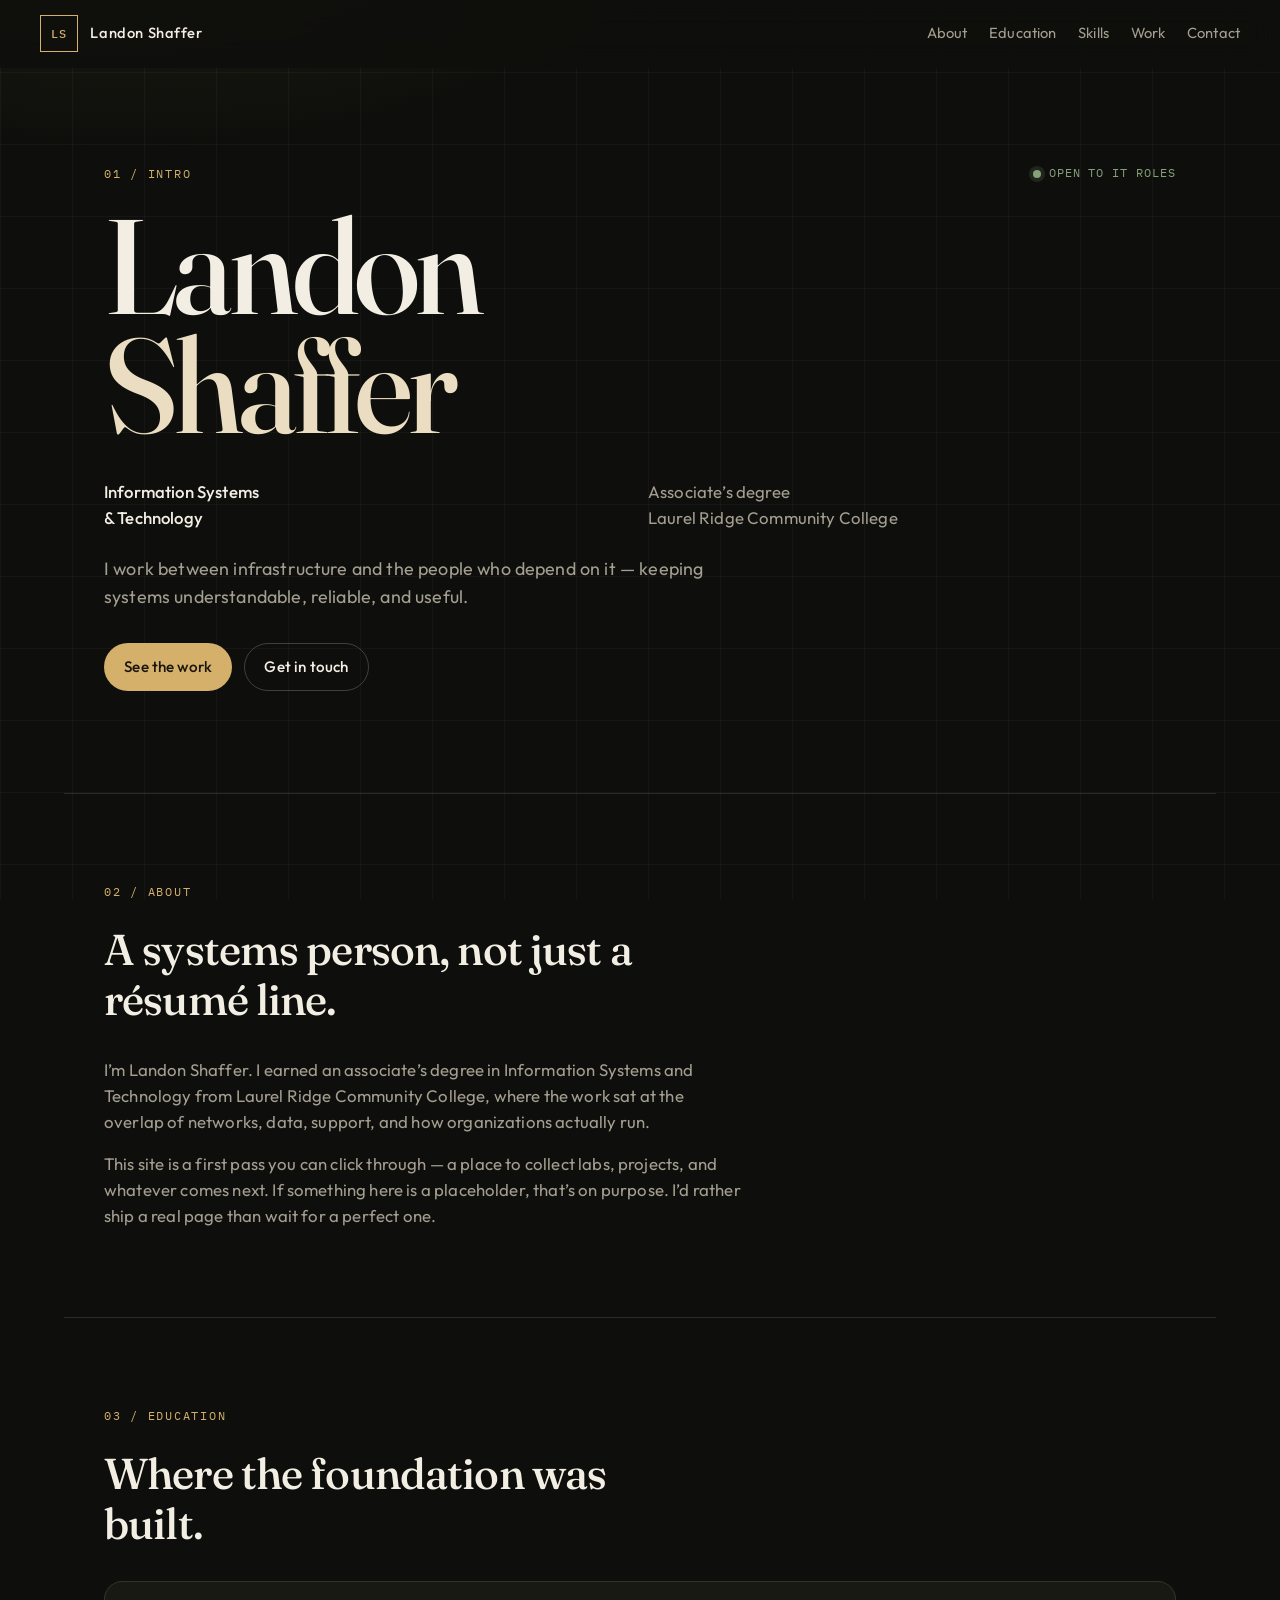
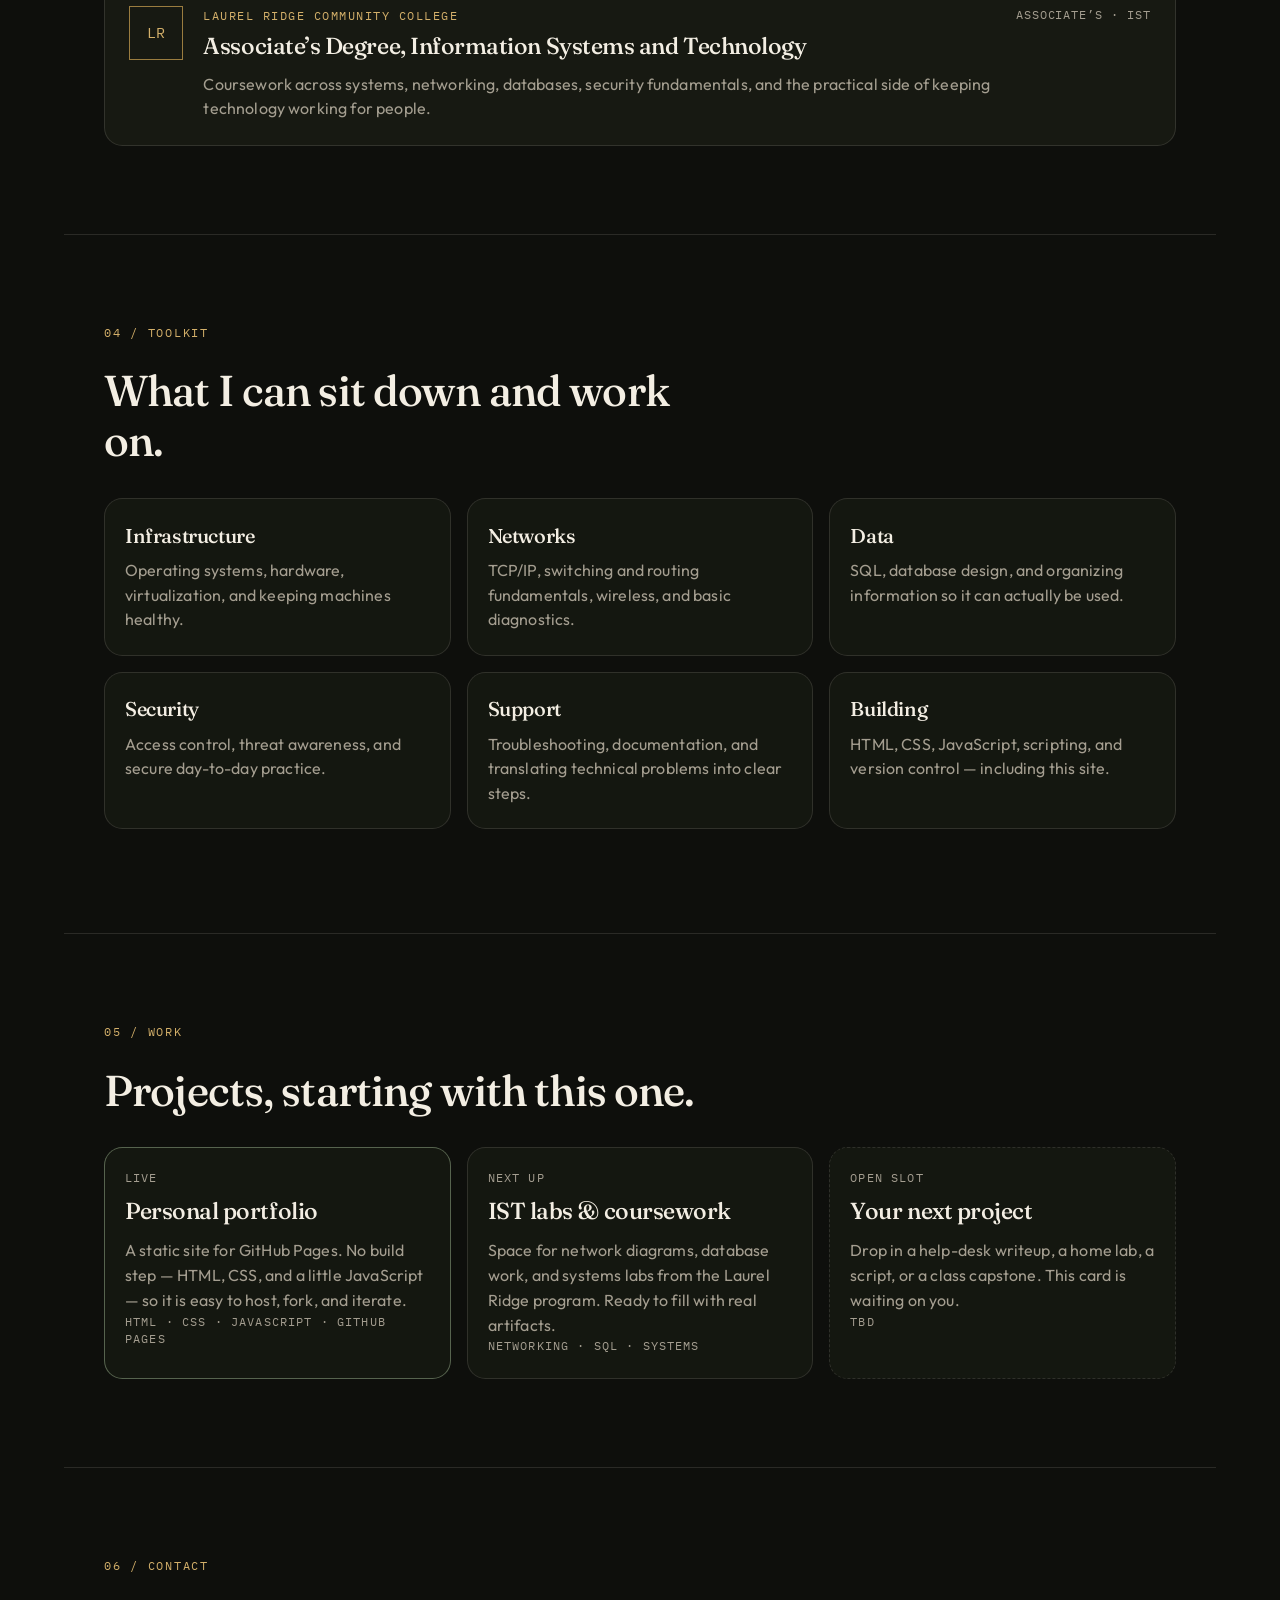
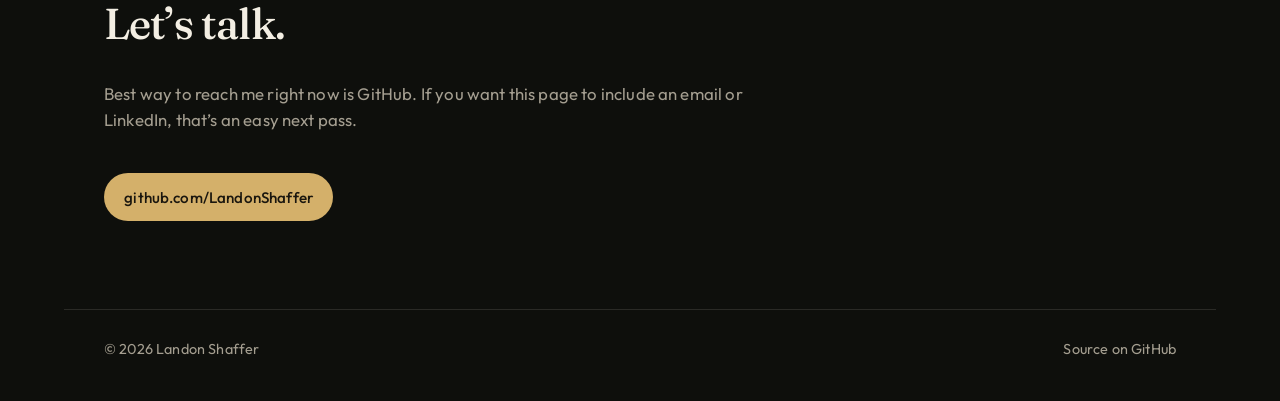
<file: index.html>
<!DOCTYPE html>
<html lang="en">
  <head>
    <meta charset="UTF-8" />
    <meta name="viewport" content="width=device-width, initial-scale=1" />
    <title>Landon Shaffer — Information Systems &amp; Technology</title>
    <meta
      name="description"
      content="Portfolio of Landon Shaffer, Information Systems and Technology graduate from Laurel Ridge Community College."
    />
    <meta name="theme-color" content="#0e0f0c" />
    <meta property="og:title" content="Landon Shaffer — Portfolio" />
    <meta
      property="og:description"
      content="Information Systems and Technology. Associate's degree, Laurel Ridge Community College."
    />
    <meta property="og:type" content="website" />
    <link rel="icon" href="favicon.svg" type="image/svg+xml" />
    <link rel="preconnect" href="https://fonts.googleapis.com" />
    <link rel="preconnect" href="https://fonts.gstatic.com" crossorigin />
    <link
      href="https://fonts.googleapis.com/css2?family=Fraunces:opsz,wght@9..144,500;9..144,600&family=IBM+Plex+Mono:wght@400;500&family=Outfit:wght@300;400;500;600&display=swap"
      rel="stylesheet"
    />
    <link rel="stylesheet" href="css/styles.css?v=6" />
  </head>
  <body>
    <a class="skip-link" href="#main">Skip to content</a>

    <header class="site-header" id="top">
      <a class="mark" href="#top" aria-label="Landon Shaffer, home">
        <span class="mark__box">LS</span>
        <span class="mark__name">Landon Shaffer</span>
      </a>

      <button
        class="nav-toggle"
        type="button"
        aria-expanded="false"
        aria-controls="site-nav"
        aria-label="Open menu"
      >
        <span class="nav-toggle__bars" aria-hidden="true"></span>
      </button>

      <nav class="site-nav" id="site-nav" aria-label="Primary">
        <a href="#about">About</a>
        <a href="#education">Education</a>
        <a href="#skills">Skills</a>
        <a href="#work">Work</a>
        <a href="#contact">Contact</a>
      </nav>
    </header>

    <main id="main">
      <section class="hero" aria-labelledby="hero-title">
        <p class="kicker">
          <span class="kicker__index">01 / Intro</span>
          <span class="status">
            <span class="status__dot" aria-hidden="true"></span>
            Open to IT roles
          </span>
        </p>

        <h1 id="hero-title" class="hero__title">
          <span>Landon</span>
          <span>Shaffer</span>
        </h1>

        <div class="hero__meta">
          <p class="hero__role">
            Information Systems<br />
            &amp; Technology
          </p>
          <p class="hero__school">
            Associate’s degree<br />
            Laurel Ridge Community College
          </p>
        </div>

        <p class="hero__lede">
          I work between infrastructure and the people who depend on it —
          keeping systems understandable, reliable, and useful.
        </p>

        <div class="hero__actions">
          <a class="btn btn--primary" href="#work">See the work</a>
          <a class="btn btn--ghost" href="#contact">Get in touch</a>
        </div>
      </section>

      <section class="section" id="about" aria-labelledby="about-title">
        <header class="section__head">
          <p class="kicker"><span class="kicker__index">02 / About</span></p>
          <h2 id="about-title">A systems person, not just a résumé line.</h2>
        </header>

        <div class="prose">
          <p>
            I’m Landon Shaffer. I earned an associate’s degree in Information
            Systems and Technology from Laurel Ridge Community College, where
            the work sat at the overlap of networks, data, support, and how
            organizations actually run.
          </p>
          <p>
            This site is a first pass you can click through — a place to collect
            labs, projects, and whatever comes next. If something here is a
            placeholder, that’s on purpose. I’d rather ship a real page than
            wait for a perfect one.
          </p>
        </div>
      </section>

      <section class="section" id="education" aria-labelledby="education-title">
        <header class="section__head">
          <p class="kicker"><span class="kicker__index">03 / Education</span></p>
          <h2 id="education-title">Where the foundation was built.</h2>
        </header>

        <article class="credential">
          <div class="credential__mark" aria-hidden="true">
            <span>LR</span>
          </div>
          <div class="credential__body">
            <p class="credential__school">Laurel Ridge Community College</p>
            <h3 class="credential__degree">
              Associate’s Degree, Information Systems and Technology
            </h3>
            <p class="credential__note">
              Coursework across systems, networking, databases, security
              fundamentals, and the practical side of keeping technology
              working for people.
            </p>
          </div>
          <p class="credential__tag">Associate’s · IST</p>
        </article>
      </section>

      <section class="section" id="skills" aria-labelledby="skills-title">
        <header class="section__head">
          <p class="kicker"><span class="kicker__index">04 / Toolkit</span></p>
          <h2 id="skills-title">What I can sit down and work on.</h2>
        </header>

        <ul class="skill-grid">
          <li>
            <h3>Infrastructure</h3>
            <p>Operating systems, hardware, virtualization, and keeping machines healthy.</p>
          </li>
          <li>
            <h3>Networks</h3>
            <p>TCP/IP, switching and routing fundamentals, wireless, and basic diagnostics.</p>
          </li>
          <li>
            <h3>Data</h3>
            <p>SQL, database design, and organizing information so it can actually be used.</p>
          </li>
          <li>
            <h3>Security</h3>
            <p>Access control, threat awareness, and secure day-to-day practice.</p>
          </li>
          <li>
            <h3>Support</h3>
            <p>Troubleshooting, documentation, and translating technical problems into clear steps.</p>
          </li>
          <li>
            <h3>Building</h3>
            <p>HTML, CSS, JavaScript, scripting, and version control — including this site.</p>
          </li>
        </ul>
      </section>

      <section class="section" id="work" aria-labelledby="work-title">
        <header class="section__head">
          <p class="kicker"><span class="kicker__index">05 / Work</span></p>
          <h2 id="work-title">Projects, starting with this one.</h2>
        </header>

        <div class="work-grid">
          <article class="work-card work-card--live">
            <p class="work-card__status">Live</p>
            <h3>Personal portfolio</h3>
            <p>
              A static site for GitHub Pages. No build step — HTML, CSS, and a
              little JavaScript — so it is easy to host, fork, and iterate.
            </p>
            <p class="work-card__stack">HTML · CSS · JavaScript · GitHub Pages</p>
          </article>

          <article class="work-card">
            <p class="work-card__status">Next up</p>
            <h3>IST labs &amp; coursework</h3>
            <p>
              Space for network diagrams, database work, and systems labs from
              the Laurel Ridge program. Ready to fill with real artifacts.
            </p>
            <p class="work-card__stack">Networking · SQL · Systems</p>
          </article>

          <article class="work-card work-card--empty">
            <p class="work-card__status">Open slot</p>
            <h3>Your next project</h3>
            <p>
              Drop in a help-desk writeup, a home lab, a script, or a class
              capstone. This card is waiting on you.
            </p>
            <p class="work-card__stack">TBD</p>
          </article>
        </div>
      </section>

      <section class="section section--contact" id="contact" aria-labelledby="contact-title">
        <header class="section__head">
          <p class="kicker"><span class="kicker__index">06 / Contact</span></p>
          <h2 id="contact-title">Let’s talk.</h2>
        </header>

        <p class="prose">
          Best way to reach me right now is GitHub. If you want this page to
          include an email or LinkedIn, that’s an easy next pass.
        </p>

        <a
          class="btn btn--primary"
          href="https://github.com/LandonShaffer"
          target="_blank"
          rel="noopener noreferrer"
        >
          github.com/LandonShaffer
        </a>
      </section>
    </main>

    <footer class="site-footer">
      <p>© <span id="year"></span> Landon Shaffer</p>
      <p>
        <a href="https://github.com/LandonShaffer/Portfolio" target="_blank" rel="noopener noreferrer"
          >Source on GitHub</a
        >
      </p>
    </footer>

    <script src="js/main.js?v=6"></script>
  </body>
</html>
</file>
<file: css/styles.css>
:root {
  --bg: #0e0f0c;
  --bg-raised: #171912;
  --ink: #f3eee3;
  --ink-muted: #a49e90;
  --brass: #d4b06a;
  --brass-deep: #9a7c3f;
  --sage: #86a07a;
  --line: rgba(243, 238, 227, 0.12);
  --line-strong: rgba(243, 238, 227, 0.22);
  --display: "Fraunces", "Times New Roman", serif;
  --sans: "Outfit", system-ui, sans-serif;
  --mono: "IBM Plex Mono", ui-monospace, monospace;
  --wrap: 72rem;
  --gutter: clamp(1.25rem, 4vw, 2.5rem);
  --radius: 1.15rem;
}

*,
*::before,
*::after {
  box-sizing: border-box;
}

html {
  scroll-behavior: smooth;
}

html:focus-within {
  scroll-behavior: smooth;
}

body {
  margin: 0;
  min-height: 100vh;
  color: var(--ink);
  background: var(--bg);
  font-family: var(--sans);
  font-weight: 400;
  line-height: 1.55;
  letter-spacing: 0.01em;
}

body::before {
  content: "";
  position: fixed;
  inset: 0;
  z-index: -1;
  pointer-events: none;
  background-image:
    radial-gradient(ellipse 80% 50% at 10% -10%, rgba(212, 176, 106, 0.09), transparent 55%),
    linear-gradient(rgba(243, 238, 227, 0.035) 1px, transparent 1px),
    linear-gradient(90deg, rgba(243, 238, 227, 0.035) 1px, transparent 1px);
  background-size: auto, 4.5rem 4.5rem, 4.5rem 4.5rem;
}

img,
svg {
  display: block;
  max-width: 100%;
}

a {
  color: var(--brass);
  text-decoration-thickness: 1px;
  text-underline-offset: 0.22em;
}

a:hover {
  color: var(--ink);
}

:focus-visible {
  outline: 2px solid var(--brass);
  outline-offset: 3px;
}

.skip-link {
  position: absolute;
  left: 1rem;
  top: -4rem;
  z-index: 20;
  padding: 0.6rem 0.9rem;
  background: var(--brass);
  color: var(--bg);
  font-weight: 600;
}

.skip-link:focus {
  top: 1rem;
}

.site-header {
  position: sticky;
  top: 0;
  z-index: 10;
  display: flex;
  align-items: center;
  justify-content: space-between;
  gap: 1rem;
  min-height: 4.25rem;
  padding: 0.75rem var(--gutter);
  border-bottom: 1px solid transparent;
  background: color-mix(in srgb, var(--bg) 86%, transparent);
  backdrop-filter: blur(14px);
}

.site-header.is-scrolled {
  border-bottom-color: var(--line);
}

.mark {
  display: flex;
  align-items: center;
  gap: 0.8rem;
  color: var(--ink);
  text-decoration: none;
}

.mark:hover {
  color: var(--ink);
}

.mark__box {
  display: grid;
  place-items: center;
  width: 2.35rem;
  height: 2.35rem;
  border: 1px solid var(--brass);
  color: var(--brass);
  font-family: var(--mono);
  font-size: 0.78rem;
  font-weight: 500;
  letter-spacing: 0.08em;
}

.mark__name {
  font-size: 0.92rem;
  font-weight: 500;
  letter-spacing: 0.04em;
}

.nav-toggle {
  display: none;
  width: 2.6rem;
  height: 2.6rem;
  padding: 0;
  border: 1px solid var(--line-strong);
  background: transparent;
  cursor: pointer;
}

.nav-toggle__bars,
.nav-toggle__bars::before,
.nav-toggle__bars::after {
  display: block;
  width: 1.1rem;
  height: 1.5px;
  margin: 0 auto;
  background: var(--ink);
}

.nav-toggle__bars {
  position: relative;
}

.nav-toggle__bars::before,
.nav-toggle__bars::after {
  content: "";
  position: absolute;
  left: 0;
}

.nav-toggle__bars::before {
  top: -6px;
}

.nav-toggle__bars::after {
  top: 6px;
}

.site-nav {
  display: flex;
  flex-wrap: wrap;
  gap: 0.35rem 1.35rem;
}

.site-nav a {
  color: var(--ink-muted);
  text-decoration: none;
  font-size: 0.92rem;
}

.site-nav a:hover,
.site-nav a.is-active {
  color: var(--ink);
}

.hero,
.section,
.site-footer {
  width: min(100%, var(--wrap));
  margin-inline: auto;
  padding-inline: var(--gutter);
}

.hero {
  padding-top: clamp(3rem, 8vw, 6rem);
  padding-bottom: clamp(3.5rem, 8vw, 6.5rem);
  border-bottom: 1px solid var(--line);
}

.kicker {
  display: flex;
  flex-wrap: wrap;
  align-items: center;
  justify-content: space-between;
  gap: 0.75rem 1.5rem;
  margin: 0 0 1.5rem;
}

.kicker__index {
  color: var(--brass);
  font-family: var(--mono);
  font-size: 0.78rem;
  letter-spacing: 0.14em;
  text-transform: uppercase;
}

.status {
  display: inline-flex;
  align-items: center;
  gap: 0.5rem;
  color: var(--sage);
  font-family: var(--mono);
  font-size: 0.75rem;
  letter-spacing: 0.08em;
  text-transform: uppercase;
}

.status__dot {
  width: 0.5rem;
  height: 0.5rem;
  border-radius: 50%;
  background: var(--sage);
  box-shadow: 0 0 0 4px rgba(134, 160, 122, 0.16);
}

.hero__title {
  display: grid;
  margin: 0;
  font-family: var(--display);
  font-size: clamp(3.4rem, 12vw, 8.4rem);
  font-weight: 500;
  font-optical-sizing: auto;
  line-height: 0.88;
  letter-spacing: -0.035em;
}

.hero__title span:last-child {
  color: color-mix(in srgb, var(--ink) 72%, var(--brass));
}

.hero__meta {
  display: grid;
  gap: 1rem;
  margin: 2.2rem 0 1.5rem;
  max-width: 40rem;
  color: var(--ink-muted);
  font-size: 1.05rem;
}

.hero__role {
  margin: 0;
  color: var(--ink);
  font-weight: 500;
}

.hero__school,
.hero__lede {
  margin: 0;
}

.hero__lede {
  max-width: 38rem;
  color: var(--ink-muted);
  font-size: 1.12rem;
}

.hero__actions {
  display: flex;
  flex-wrap: wrap;
  gap: 0.75rem;
  margin-top: 2rem;
}

.btn {
  display: inline-flex;
  align-items: center;
  justify-content: center;
  min-height: 3rem;
  padding: 0.7rem 1.2rem;
  border: 1px solid transparent;
  border-radius: 999px;
  font-family: var(--sans);
  font-size: 0.95rem;
  font-weight: 500;
  text-decoration: none;
  transition: background 0.15s ease, color 0.15s ease, border-color 0.15s ease;
}

.btn--primary {
  background: var(--brass);
  color: #1a160e;
}

.btn--primary:hover {
  background: var(--ink);
  color: #1a160e;
}

.btn--ghost {
  border-color: var(--line-strong);
  color: var(--ink);
}

.btn--ghost:hover {
  border-color: var(--brass);
  color: var(--brass);
}

.section {
  padding-block: clamp(3.5rem, 8vw, 5.5rem);
  border-bottom: 1px solid var(--line);
}

.section__head {
  max-width: 38rem;
  margin-bottom: 2rem;
}

.section__head h2,
.credential__degree,
.skill-grid h3,
.work-card h3 {
  margin: 0;
  font-family: var(--display);
  font-weight: 500;
  letter-spacing: -0.02em;
}

.section__head h2 {
  font-size: clamp(1.8rem, 4vw, 2.7rem);
  line-height: 1.15;
}

.prose {
  max-width: 40rem;
  color: var(--ink-muted);
  font-size: 1.05rem;
}

.prose p {
  margin: 0 0 1rem;
}

.prose p:last-child {
  margin-bottom: 0;
}

.credential {
  display: grid;
  gap: 1.25rem;
  padding: 1.5rem;
  border: 1px solid var(--line);
  border-radius: var(--radius);
  background: var(--bg-raised);
}

.credential__mark {
  display: grid;
  place-items: center;
  width: 3.4rem;
  height: 3.4rem;
  border: 1px solid var(--brass-deep);
  color: var(--brass);
  font-family: var(--mono);
  font-size: 0.95rem;
}

.credential__school {
  margin: 0 0 0.35rem;
  color: var(--brass);
  font-family: var(--mono);
  font-size: 0.78rem;
  letter-spacing: 0.12em;
  text-transform: uppercase;
}

.credential__degree {
  font-size: 1.45rem;
  line-height: 1.25;
}

.credential__note {
  margin: 0.75rem 0 0;
  color: var(--ink-muted);
}

.credential__tag {
  margin: 0;
  color: var(--ink-muted);
  font-family: var(--mono);
  font-size: 0.75rem;
  letter-spacing: 0.08em;
  text-transform: uppercase;
}

.skill-grid,
.work-grid {
  display: grid;
  gap: 1rem;
}

.skill-grid {
  padding: 0;
  list-style: none;
}

.skill-grid li,
.work-card {
  padding: 1.3rem 1.25rem 1.4rem;
  border: 1px solid var(--line);
  border-radius: var(--radius);
  background: color-mix(in srgb, var(--bg-raised) 80%, transparent);
}

.skill-grid h3 {
  margin-bottom: 0.45rem;
  font-size: 1.25rem;
}

.skill-grid p,
.work-card p {
  margin: 0;
  color: var(--ink-muted);
}

.work-card h3 {
  margin: 0.4rem 0 0.55rem;
  font-size: 1.45rem;
}

.work-card__status,
.work-card__stack {
  font-family: var(--mono);
  font-size: 0.72rem;
  letter-spacing: 0.1em;
  text-transform: uppercase;
}

.work-card__status {
  margin: 0;
  color: var(--brass);
}

.work-card__stack {
  margin-top: 1.1rem;
  color: var(--ink-muted);
}

.work-card--live {
  border-color: color-mix(in srgb, var(--sage) 45%, var(--line));
}

.work-card--empty {
  border-style: dashed;
}

.section--contact .btn {
  margin-top: 1.5rem;
}

.site-footer {
  display: flex;
  flex-wrap: wrap;
  justify-content: space-between;
  gap: 0.75rem 1.5rem;
  padding-block: 1.75rem 2.5rem;
  color: var(--ink-muted);
  font-size: 0.9rem;
}

.site-footer p {
  margin: 0;
}

.site-footer a {
  color: var(--ink-muted);
  text-decoration: none;
}

.site-footer a:hover {
  color: var(--brass);
}

@media (min-width: 720px) {
  .hero__meta {
    grid-template-columns: 1fr 1fr;
    max-width: none;
  }

  .credential {
    grid-template-columns: auto 1fr auto;
    align-items: start;
  }

  .skill-grid,
  .work-grid {
    grid-template-columns: repeat(2, 1fr);
  }

  .work-grid {
    grid-template-columns: repeat(3, 1fr);
  }
}

@media (min-width: 960px) {
  .skill-grid {
    grid-template-columns: repeat(3, 1fr);
  }
}

@media (max-width: 719px) {
  .nav-toggle {
    display: grid;
    place-items: center;
  }

  .site-nav {
    display: none;
    position: absolute;
    top: 100%;
    right: var(--gutter);
    left: var(--gutter);
    padding: 0.75rem;
    border: 1px solid var(--line);
    border-radius: 0.9rem;
    background: var(--bg-raised);
    flex-direction: column;
  }

  .site-header.is-open .site-nav {
    display: flex;
  }

  .mark__name {
    display: none;
  }
}

@media (prefers-reduced-motion: reduce) {
  html {
    scroll-behavior: auto;
  }

  .btn,
  a {
    transition: none;
  }
}
</file>
